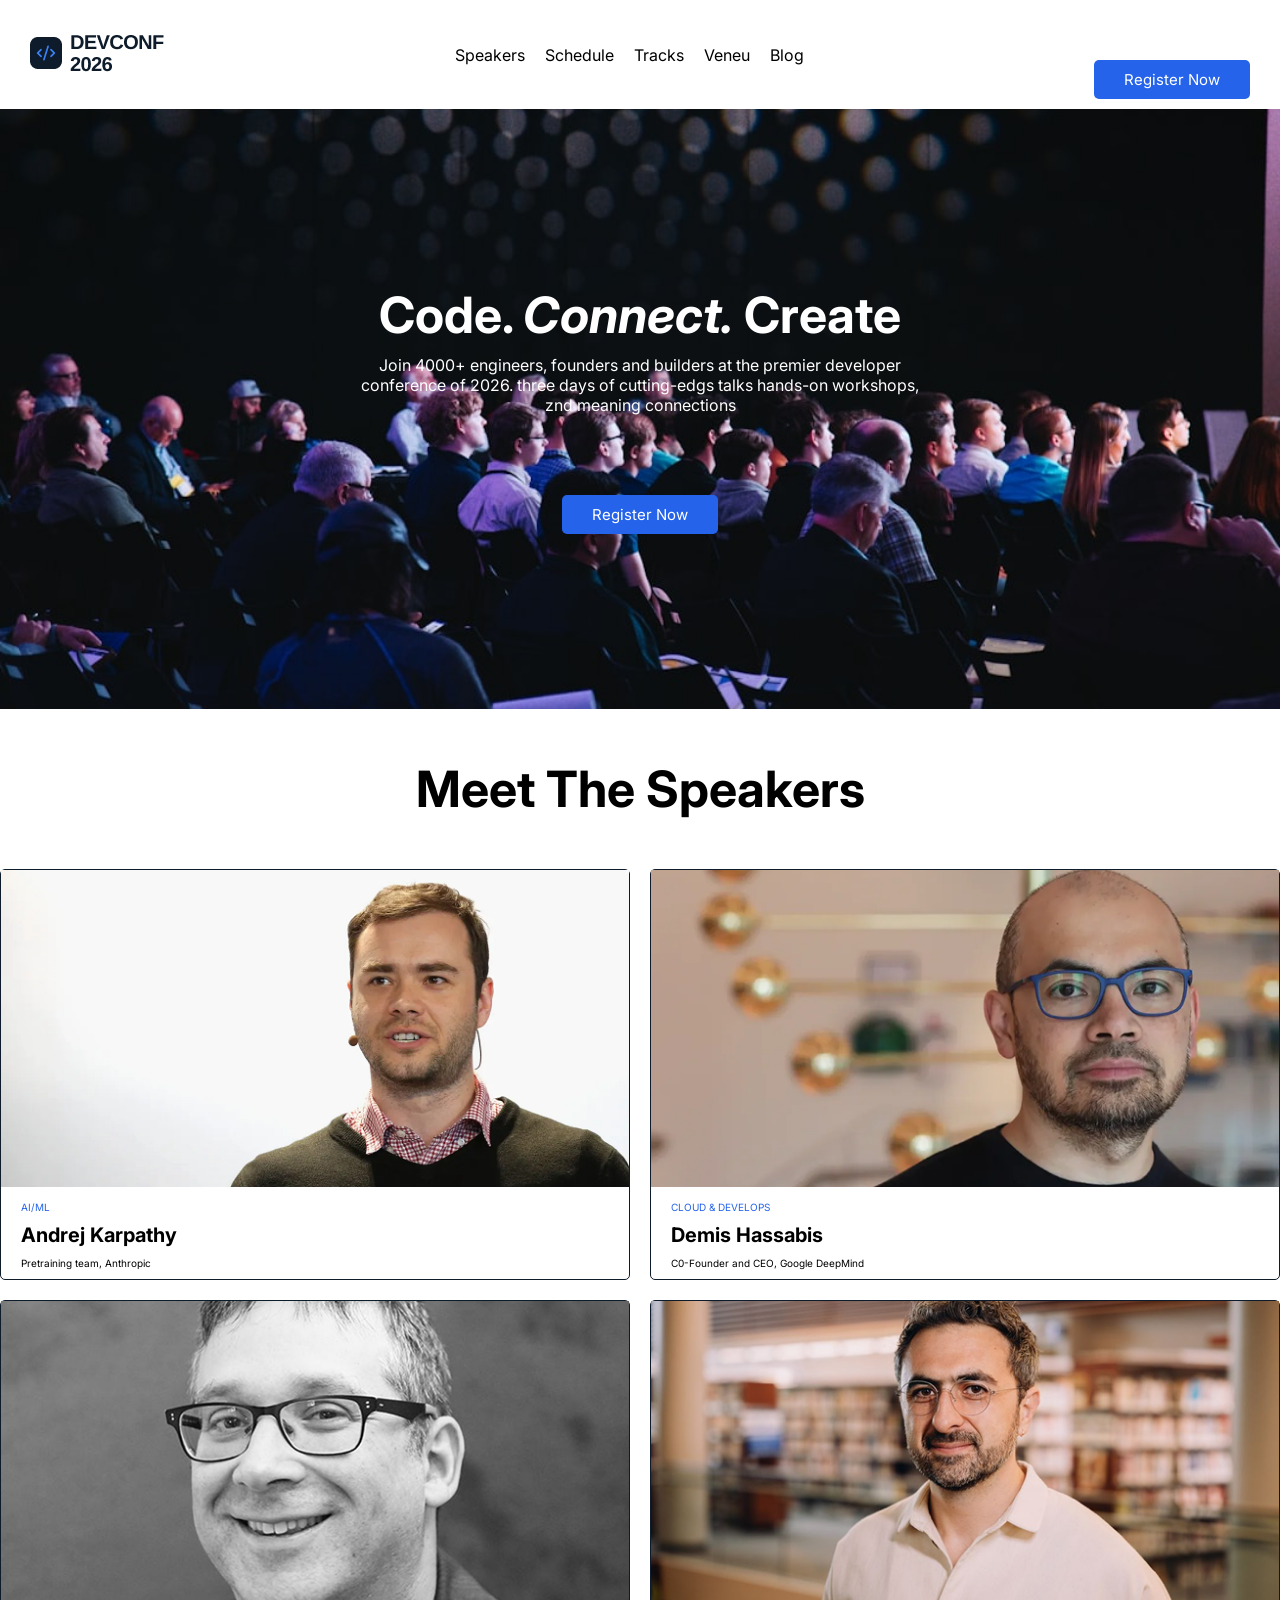
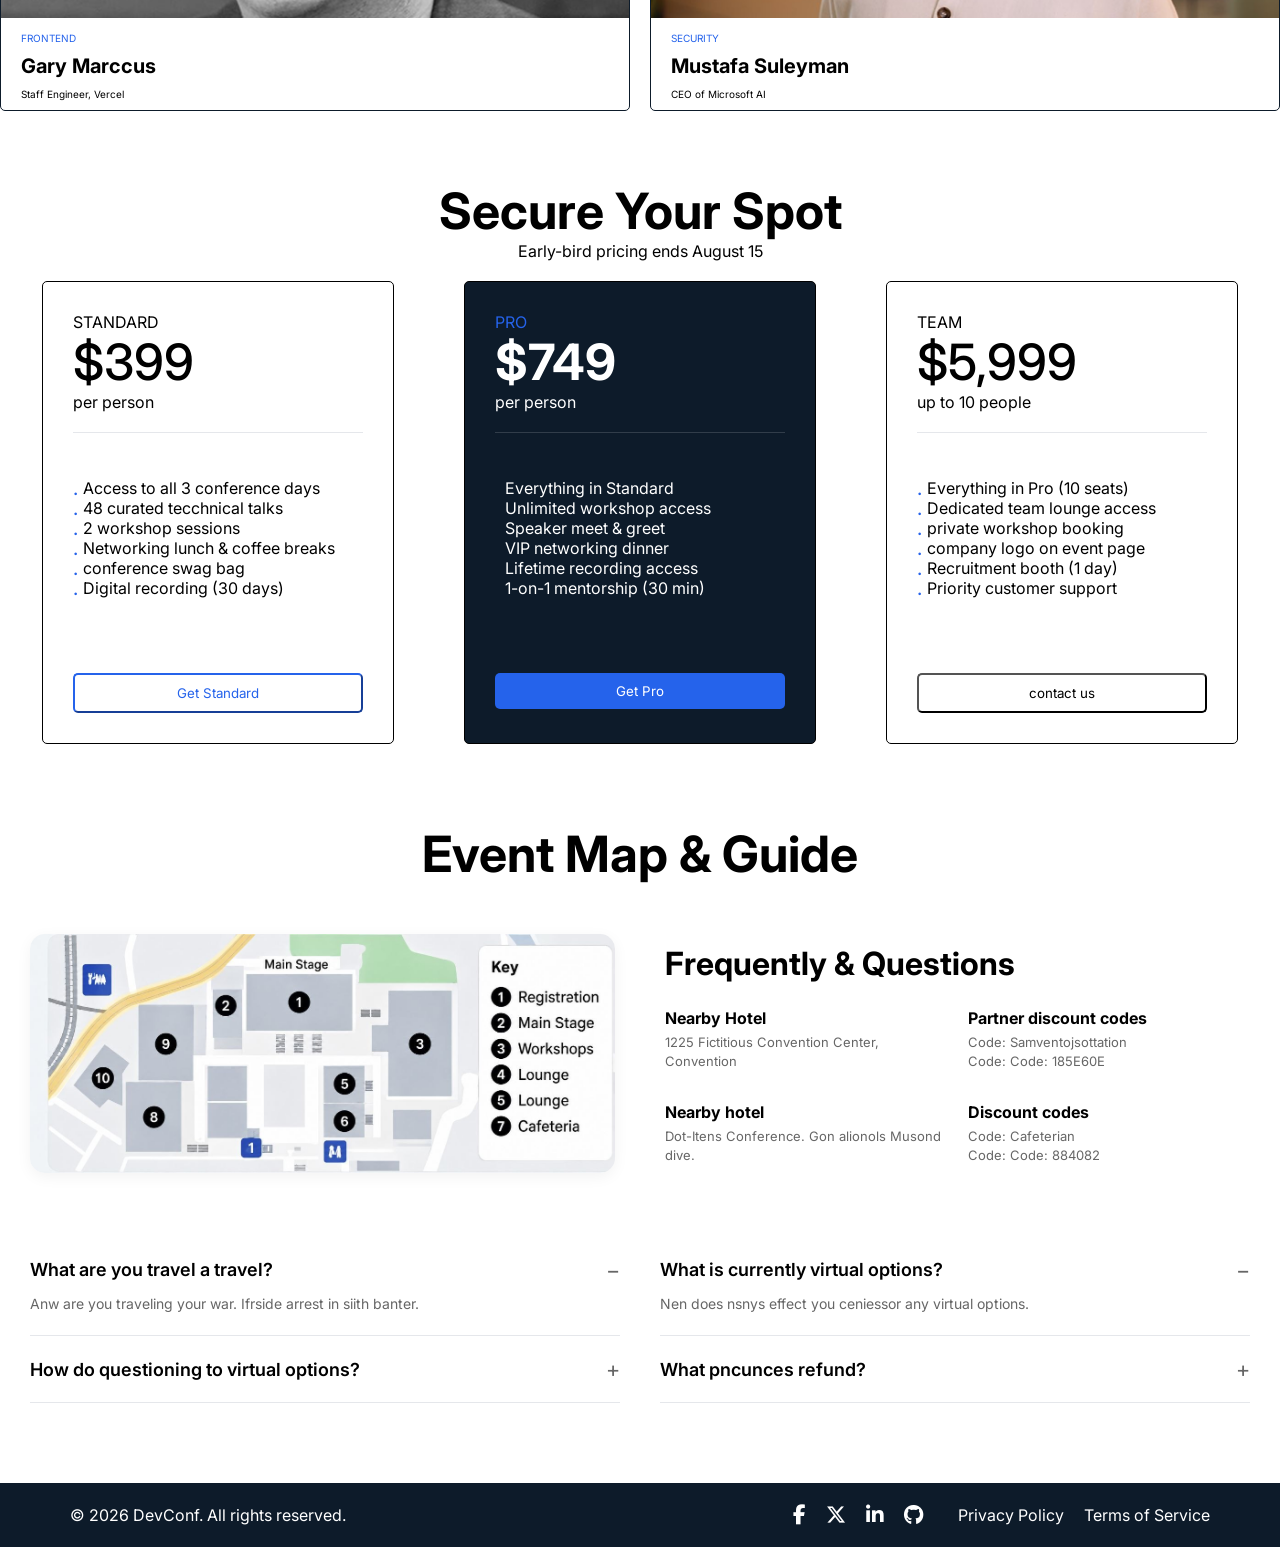
<file: index.html>
<!DOCTYPE html>
<html lang="en">

<head>
    <meta charset="UTF-8">
    <meta name="viewport" content="width=device-width, initial-scale=1.0">
    <title>DevConf 2026</title>
    <link rel="stylesheet" href="style.css">
    <link rel="preconnect" href="https://fonts.googleapis.com">
    <link rel="preconnect" href="https://fonts.gstatic.com" crossorigin>
    <link
        href="https://fonts.googleapis.com/css2?family=Inter:ital,opsz,wght@0,14..32,100..900;1,14..32,100..900&display=swap"
        rel="stylesheet">
    <link rel="stylesheet" href="https://cdnjs.cloudflare.com/ajax/libs/font-awesome/6.7.2/css/all.min.css">

</head>

<body>
    <header>
        <div><img src="assets/logo.png" alt="logo">
        </div>
        <nav>
            <ul class="navigation">
                <li><a href="#">Speakers</a></li>
                <li><a href="#">Schedule</a></li>
                <li><a href="#">Tracks</a></li>
                <li><a href="#">Veneu</a></li>
                <li><a href="#">Blog</a></li>
            </ul>
        </nav>
        <div>
            <button class="button">Register Now</button>
        </div>
    </header>
    <section class="banner">
        <div class="hero">
            <h1><strong>Code. <em>Connect.</em> Create</strong></h1>
            <p>Join 4000+ engineers, founders and builders at the premier developer <br> conference of 2026. three days
                of cutting-edgs talks hands-on workshops, <br>znd meaning connections</p>
        </div>
        <div class="banner-button">
            <button class="button">Register Now</button>
        </div>
    </section>
    <section class="speakers">
        <h2>Meet The Speakers</h2>
        <div class="speaker-container">
            <div class="speaker">
                <img src="assets/andrej.png" alt="">
                <p class="category"> AI/ML</p>
                <h3> Andrej Karpathy</h3>
                <p class="role">Pretraining team, Anthropic</p>
            </div>
            <div class="speaker">
                <img src="assets/demis.png" alt="">
                <p class="category">CLOUD & DEVELOPS</p>
                <h3> Demis Hassabis</h3>
                <p class="role">C0-Founder and CEO, Google DeepMind</p>
            </div>
            <div class="speaker">
                <img src="assets/gary.png" alt="">
                <p class="category">FRONTEND</p>
                <h3> Gary Marccus</h3>
                <p class="role">Staff Engineer, Vercel</p>
            </div>
            <div class="speaker">
                <img src="assets/mustafa.png" alt="">
                <p class="category">SECURITY</p>
                <h3> Mustafa Suleyman</h3>
                <p class="role">CEO of Microsoft AI</p>
            </div>
        </div>
    </section>
    <section class="subscription-card">
        <div class="subscription-card-head">
            <h4><strong>Secure Your Spot</strong></h4>
            <p class="card-head">Early-bird pricing ends August 15</p>
        </div>
        <div class="all-cards">
            <div class="normal-card">
                <P>STANDARD</P>
                <h5>$399</h5>
                <p class="people">per person</p>
                <div class="divider"></div>
                <ul>
                    <li>Access to all 3 conference days</li>
                    <li>48 curated tecchnical talks</li>
                    <li>2 workshop sessions</li>
                    <li>Networking lunch & coffee breaks</li>
                    <li>conference swag bag</li>
                    <li>Digital recording (30 days)</li>
                </ul>
                <button class="get-standard">Get Standard</button>
            </div>
            <div class="highlighted-card">
                <P class="card-class">PRO</P>
                <h5><strong>$749</strong></h5>
                <p class="people">per person</p>
                <div class="divider"></div>
                <ul>
                    <li>Everything in Standard</li>
                    <li>Unlimited workshop access</li>
                    <li>Speaker meet & greet</li>
                    <li>VIP networking dinner</li>
                    <li>Lifetime recording access</li>
                    <li>1-on-1 mentorship (30 min)</li>
                </ul>
                <button class="get-pro">Get Pro</button>
            </div>
            <div class="normal-card">
                <P>TEAM</P>
                <h5>$5,999</h5>
                <p class="people">up to 10 people</p>
                <div class="divider"></div>
                <ul>
                    <li>Everything in Pro (10 seats)</li>
                    <li>Dedicated team lounge access</li>
                    <li>private workshop booking</li>
                    <li>company logo on event page</li>
                    <li>Recruitment booth (1 day)</li>
                    <li>Priority customer support</li>
                </ul>
                <button class="contact-us">contact us</button>
            </div>
        </div>
    </section>
    <section class="map-faq-section">
        <h2 class="section-main-title">Event Map & Guide</h2>
        <div class="map-info-container">
            <div class="map-image-box">
                <img src="assets/map.png" alt="Event Map">
            </div>
            <div class="faq-info-box">
                <h3>Frequently & Questions</h3>
                <div class="info-grid">
                    <div class="info-card">
                        <h5>Nearby Hotel</h5>
                        <p>1225 Fictitious Convention Center, Convention</p>
                    </div>
                    <div class="info-card">
                        <h5>Partner discount codes</h5>
                        <p>Code: Samventojsottation<br>Code: Code: 185E60E</p>
                    </div>
                    <div class="info-card">
                        <h5>Nearby hotel</h5>
                        <p>Dot-Itens Conference. Gon alionols Musond dive.</p>
                    </div>
                    <div class="info-card">
                        <h5>Discount codes</h5>
                        <p>Code: Cafeterian<br>Code: Code: 884082</p>
                    </div>
                </div>
            </div>
        </div>
        <div class="accordion-container">
            <div class="accordion-column">
                <div class="accordion-item open">
                    <div class="accordion-header">
                        <h6>What are you travel a travel?</h6>
                        <span>−</span>
                    </div>
                    <div class="accordion-content">
                        <p>Anw are you traveling your war. Ifrside arrest in siith banter.</p>
                    </div>
                </div>
                <div class="accordion-item">
                    <div class="accordion-header">
                        <h6>How do questioning to virtual options?</h6>
                        <span>+</span>
                    </div>
                </div>
            </div>
            <div class="accordion-column">
                <div class="accordion-item open">
                    <div class="accordion-header">
                        <h6>What is currently virtual options?</h6>
                        <span>−</span>
                    </div>
                    <div class="accordion-content">
                        <p>Nen does nsnys effect you ceniessor any virtual options.</p>
                    </div>
                </div>
                <div class="accordion-item">
                    <div class="accordion-header">
                        <h6>What pncunces refund?</h6>
                        <span>+</span>
                    </div>
                </div>
            </div>
        </div>
    </section>
    <footer class="footer">
        <div class="elements">
            <div class="left">
                <p>&copy; 2026 DevConf. All rights reserved.</p>
            </div>
            <div class="right">
                <div class="social-media-icons">
                    <ul class="footer-ul">
                        <li><a href="#"><i class="fa-brands fa-facebook-f"></i></a></li>
                        <li><a href="#"><i class="fa-brands fa-x-twitter"></i></a></li>
                        <li><a href="#"><i class="fa-brands fa-linkedin-in"></i></a></li>
                        <li><a href="#"><i class="fa-brands fa-github"></i></a></li>
                    </ul>
                </div>
                <div class="footer-link">
                    <ul class="footer-ul">
                        <li><a href="#">Privacy Policy</a></li>
                        <li><a href="#">Terms of Service</a></li>
                    </ul>
                </div>
            </div>
        </div>
    </footer>
</body>

</html>
</file>
<file: style.css>
* {
    margin: 0;
    padding: 0;
    font-family: "Inter", sans-serif;
}

header {
    display: flex;
    justify-content: space-between;
    max-width: 1300px;
    margin: auto;
    padding: 10PX 30px;
    align-items: center;
}

.navigation {
    display: flex;
    list-style: none;
    gap: 20px;

}

.navigation a {
    text-decoration: none;
    color: black;
}

.button {
    background-color: #2563EB;
    color: white;
    font-size: 15px;
    border-radius: 5px;
    /* margin: 10px; */
    padding: 10px 30px;
    border: none;
}

.banner {
    background-image: url(assets/banner.jpg);
    height: 600px;
    align-items: center;
    text-align: center;
    background-size: cover;
    background-repeat: no-repeat;
    background-position: center;
    display: flex;
    flex-direction: column;
    justify-content: center;

}

.hero {
    color: white;
}

.hero h1 {
    font-size: 50px;
    margin-bottom: 10px;
}

.banner-button {
    /* margin-top: 350px; */
    margin-top: 30px;
}

.speaker h3 {
    font-size: 20px;
}

.category {
    font-size: 10px;
    color: #2563EB;
}

.role {
    font-size: 10px;
}

.speaker-container {
    display: grid;
    grid-template-columns: repeat(2, 1fr);
    max-width: 1300px;
    margin: auto;
    gap: 20px;
}

h2 {
    font-size: 50px;
    text-align: center;
    margin-top: 50px;
    margin-bottom: 50px;
}

.speaker {
    border: 1px solid #0D1B2A;
    border-radius: 5px;

}

.speaker p,
.speaker h3 {
    padding-left: 20px;
}

.speaker img {
    width: 100%;

}

.category,
h3,
.role {
    margin-top: 10px;
}

.role {
    margin-bottom: 10px;
}

.all-cards {
    display: flex;
    justify-content: center;
    align-items: stretch;
    gap: 70px;

}

h4 {
    font-size: 50px;
    text-align: center;
    margin-top: 70px;
}

.card-head {
    text-align: center;
    margin-bottom: 20px;
}

.normal-card {
    display: flex;
    flex-direction: column;
    width: 290px;
    min-height: 400px;
    padding: 30px;
    border: 1px solid black;
    border-radius: 5px;
}

.highlighted-card {
    background: #0D1B2A;
    color: white;
    display: flex;
    flex-direction: column;
    width: 290px;
    min-height: 400px;
    padding: 30px;
    border: 1px solid black;
    border-radius: 5px;
}

.card-class {
    color: #2563EB;
}

button {
    width: 100%;
    padding: 10px;
    border-radius: 5px;
    background: white;
    margin-top: 50px;
}

.get-standard {
    background: white;
    border-color: #2563EB;
    color: #2563EB;
}

.get-pro {
    background: #2563EB;
    color: white;
    border: none;
}

.contact-us {
    background: white;
    border-color: black;
}

ul {
    list-style: none;
    padding: o;
    margin: 25px 0;
}

.normal-card ul li::before {
    content: ".";
    position: absolute;
    left: 0;
    top: 0;
    color: #2563EB;
    font-size: 20px;
}

.normal-card ul li,
.highlighted-card ul li {
    position: relative;
    padding-left: 10px;
    line-height: 20px;
}

.normal-card h5,
.highlighted-card h5 {
    font-size: 50px;
    font-weight: 500;
}

.divider {
    width: 100%;
    height: 1px;
    margin: 20px 0;
    background: #e5e7eb;
}

.highlighted-card .divider {
    background: rgba(255, 255, 255, .15);
}

.navigation li::before {
    content: none;
}

.map-faq-section {
    max-width: 1300px;
    margin: 80px auto;
    padding: 0 30px;
}

.section-main-title {
    font-size: 50px;
    text-align: center;
    margin-bottom: 50px;
    font-weight: 700;
}

.map-info-container {
    display: flex;
    gap: 50px;
    align-items: flex-start;
    margin-bottom: 60px;
}

.map-image-box {
    flex: 1;
}

.map-image-box img {
    width: 100%;
    border-radius: 15px;
    box-shadow: 0 4px 15px rgba(0, 0, 0, 0.05);
}

.faq-info-box {
    flex: 1;
}

.faq-info-box h3 {
    font-size: 32px;
    margin-bottom: 25px;
    font-weight: 700;
}

.info-grid {
    display: grid;
    grid-template-columns: repeat(2, 1fr);
    gap: 30px 20px;
}

.info-card h5 {
    font-size: 16px;
    font-weight: 700;
    margin-bottom: 5px;
    color: #000;
}

.info-card p {
    font-size: 13px;
    color: #666;
    line-height: 1.5;
}

.accordion-container {
    display: flex;
    gap: 40px;
}

.accordion-column {
    flex: 1;
}

.accordion-item {
    border-bottom: 1px solid #e5e7eb;
    padding: 20px 0;
}

.accordion-header {
    display: flex;
    justify-content: space-between;
    align-items: center;
    cursor: pointer;
}

.accordion-header h6 {
    font-size: 18px;
    font-weight: 600;
    color: #000;
}

.accordion-header span {
    font-size: 22px;
    font-weight: 400;
    color: #666;
}

.accordion-content {
    margin-top: 10px;
}

.accordion-content p {
    font-size: 14px;
    color: #666;
    line-height: 1.6;
}

.footer {
    background: #0D1B2A;
    margin-top: 20px;
    padding: 20px 70px;
}

.elements {
    display: flex;
    justify-content: space-between;
    align-items: center;
}

.left {
    color: #FFFFFF;
    margin: 0;
}

.right {
    display: flex;
    align-items: center;
    gap: 35px;
}

.social-media-icons a {
    color: #fff;
    font-size: 20px;
    transition: 0.3s ease;
}

.social-media-icons a:hover {
    color: #2563EB;
}

.footer-link {
    display: flex;
    gap: 10px;
}

.footer-link-a {
    text-decoration: none;
    color: #FFFFFF;
}

.footer-ul {
    list-style: none;
    display: flex;
    gap: 20px;
    padding: 0;
    margin: 0;
    align-items: center;
}

.footer-ul li {
    list-style: none;
}

.footer-ul li a {
    color: white;
    text-decoration: none;
}
</file>
